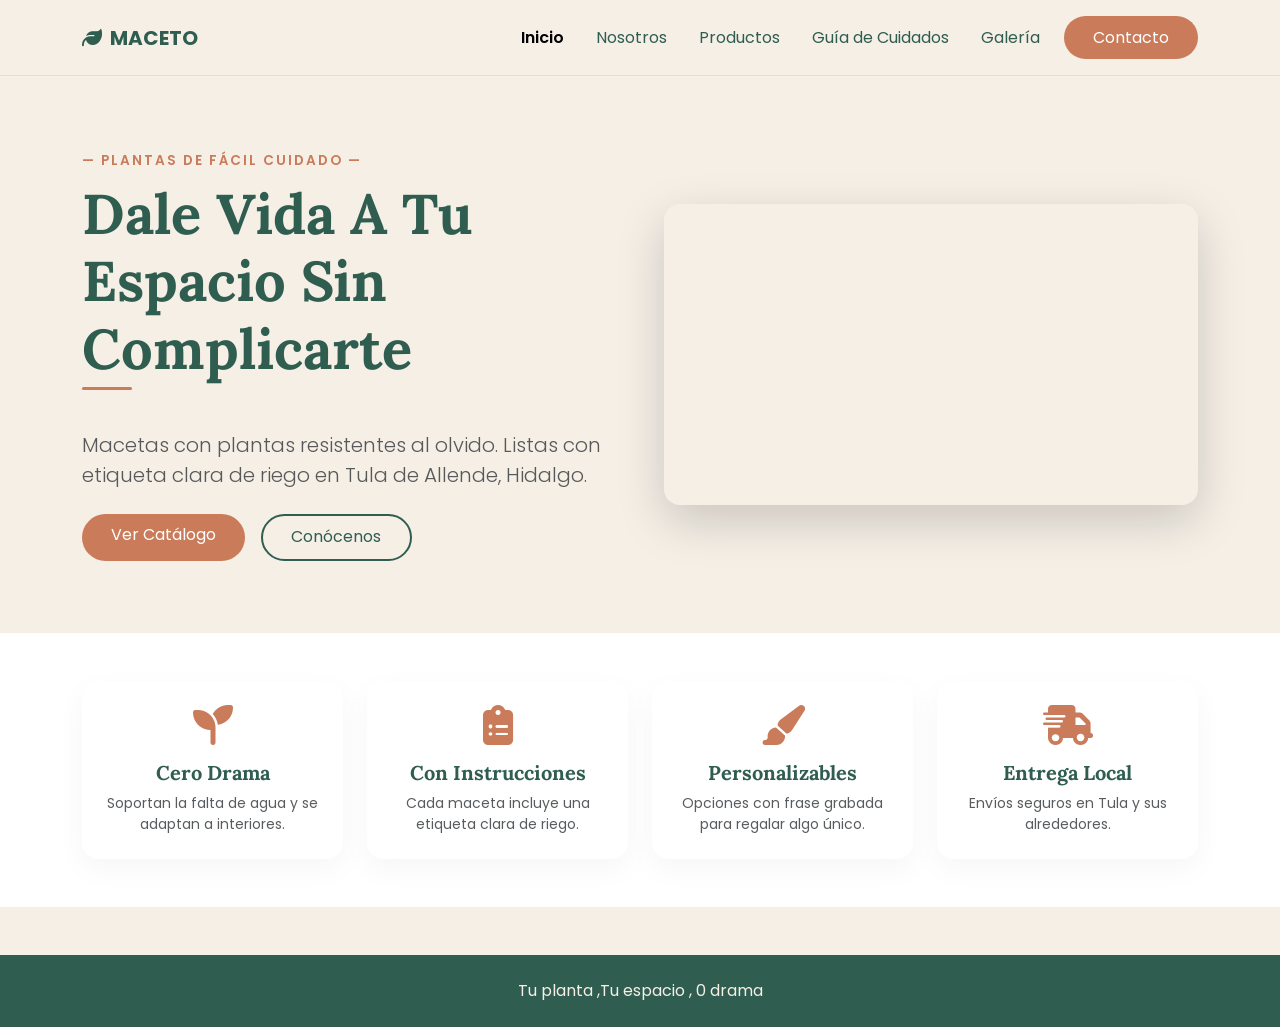
<file: index.html>
<!DOCTYPE html>
<html lang="es">
<head>
  <meta charset="UTF-8">
  <meta name="viewport" content="width=device-width, initial-scale=1.0">
  <title>MACETO | Tu planta, tu espacio, cero drama</title>
  <link href="https://cdn.jsdelivr.net/npm/bootstrap@5.3.2/dist/css/bootstrap.min.css" rel="stylesheet">
  <link rel="stylesheet" href="https://cdnjs.cloudflare.com/ajax/libs/font-awesome/6.4.2/css/all.min.css">
  <link rel="stylesheet" href="css/style.css">
</head>
<body>


  <header class="sticky-top">
    <nav class="navbar navbar-expand-lg navbar-maceto py-3">
  <div class="container">
 <a class="navbar-brand d-flex align-items-center gap-2 fw-bold text-verde-maceto" href="index.html">
  <i class="fa-solid fa-leaf"></i> MACETO
 </a>
 <button class="navbar-toggler" type="button" data-bs-toggle="collapse" data-bs-target="#menuNav">
   <span class="navbar-toggler-icon"></span>
   </button>
 <div class="collapse navbar-collapse" id="menuNav">
    <ul class="navbar-nav ms-auto align-items-center gap-3">
      <li class="nav-item"><a class="nav-link active fw-semibold text-verde-maceto" href="index.html">Inicio</a></li>
   <li class="nav-item"><a class="nav-link text-verde-maceto" href="nosotros.html">Nosotros</a></li>
   <li class="nav-item"><a class="nav-link text-verde-maceto" href="productos.html">Productos</a></li>
   <li class="nav-item"><a class="nav-link text-verde-maceto" href="cuidados.html">Guía de Cuidados</a></li>
   <li class="nav-item"><a class="nav-link text-verde-maceto" href="galeria.html">Galería</a></li>
     <li class="nav-item"><a class="btn btn-terracota btn-pill" href="contacto.html">Contacto</a></li>
          </ul>
        </div>
      </div>
    </nav>
  </header>

  <main class="py-5">
    <div class="container py-4">
   <div class="row align-items-center g-5">
   <div class="col-lg-6">
   <span class="eyebrow-text">— Plantas de fácil cuidado —</span>
    <h1 class="display-4 fw-bold mt-2 text-verde-maceto title-underline">Dale Vida A Tu Espacio Sin Complicarte</h1>
      <p class="lead text-muted my-4">Macetas con plantas resistentes al olvido. Listas con etiqueta clara de riego en Tula de Allende, Hidalgo.</p>
    <div class="d-flex gap-3">
    <a href="productos.html" class="btn btn-terracota btn-pill">Ver Catálogo</a>
     <a href="nosotros.html" class="btn btn-outline-maceto btn-pill">Conócenos</a>
    </div>
   </div>
     
   <div class="col-lg-6">
   

  <div class="ratio ratio-16x9 shadow-lg">
   <iframe 
  src="https://www.youtube.com/embed/Y1jTRsBRh3g" 
  title="Cómo cuidar de CUALQUIER planta! 3 sencillos pasos" 
  style="width: 100%; height: 315px; border-radius: 16px; border: none;"
  allow="accelerometer; autoplay; clipboard-write; encrypted-media; gyroscope; picture-in-picture" 
  allowfullscreen>
</iframe>
     </div>
        </div>
      </div>
    </div>


    <section class="py-5 bg-white mt-5">
   <div class="container">
   <div class="row g-4 text-center">
  <div class="col-md-3">
    <div class="p-4 card-maceto">
     <i class="fa-solid fa-seedling fs-1 text-terracota mb-3"></i>
     <h5 class="fw-bold text-verde-maceto">Cero Drama</h5>
      <p class="small text-muted mb-0">Soportan la falta de agua y se adaptan a interiores.</p>
    </div>
   </div>
   <div class="col-md-3">
   <div class="p-4 card-maceto">
    <i class="fa-solid fa-clipboard-list fs-1 text-terracota mb-3"></i>
     <h5 class="fw-bold text-verde-maceto">Con Instrucciones</h5>
   <p class="small text-muted mb-0">Cada maceta incluye una etiqueta clara de riego.</p>
        </div>
     </div>
          <div class="col-md-3">
    <div class="p-4 card-maceto">
      <i class="fa-solid fa-paint-brush fs-1 text-terracota mb-3"></i>
      <h5 class="fw-bold text-verde-maceto">Personalizables</h5>
  <p class="small text-muted mb-0">Opciones con frase grabada para regalar algo único.</p>
    </div>
  </div>
 <div class="col-md-3">
   <div class="p-4 card-maceto">
      <i class="fa-solid fa-truck-fast fs-1 text-terracota mb-3"></i>
      <h5 class="fw-bold text-verde-maceto">Entrega Local</h5>
        <p class="small text-muted mb-0">Envíos seguros en Tula y sus alrededores.</p>
            </div>
          </div>
        </div>
      </div>
    </section>
  </main>

  <footer class="py-4 text-center">
    <div class="container">
      <p class="mb-0">Tu planta ,Tu espacio , 0 drama</p>
    </div>
  </footer>

  <script src="https://cdn.jsdelivr.net/npm/bootstrap@5.3.2/dist/js/bootstrap.bundle.min.js"></script>
  <script src="js/funtion.js"></script>
</body>
</html>
</file>
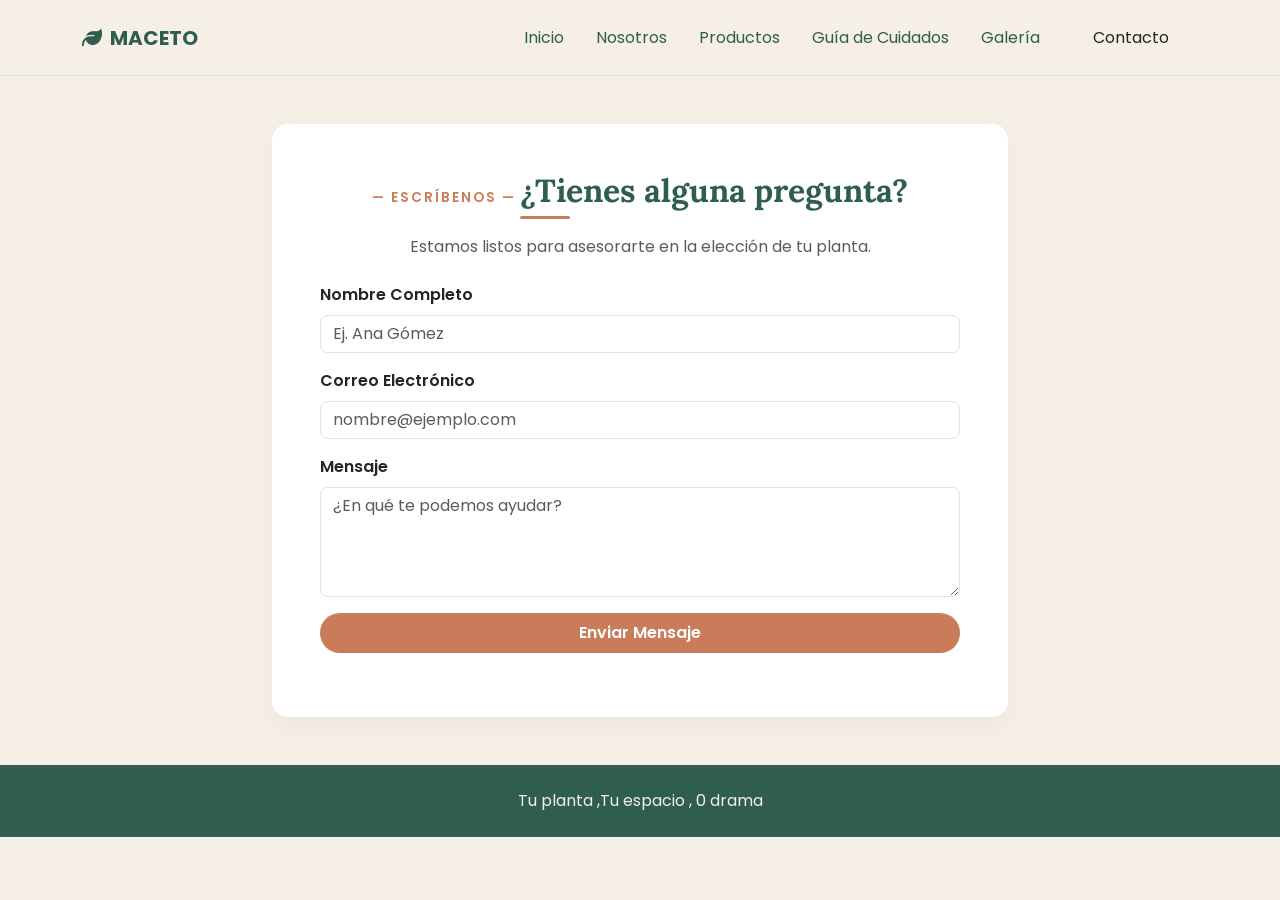
<file: contacto.html>
<!DOCTYPE html>
<html lang="es">
<head>
  <meta charset="UTF-8">
  <meta name="viewport" content="width=device-width, initial-scale=1.0">
  <title>Contacto | MACETO</title>
  <link href="https://cdn.jsdelivr.net/npm/bootstrap@5.3.2/dist/css/bootstrap.min.css" rel="stylesheet">
  <link rel="stylesheet" href="https://cdnjs.cloudflare.com/ajax/libs/font-awesome/6.4.2/css/all.min.css">
  <link rel="stylesheet" href="css/style.css">
</head>
<body>

  <header class="sticky-top">
   <nav class="navbar navbar-expand-lg navbar-maceto py-3">
  <div class="container">
 <a class="navbar-brand d-flex align-items-center gap-2 fw-bold text-verde-maceto" href="index.html">
  <i class="fa-solid fa-leaf"></i> MACETO
    </a>
   <button class="navbar-toggler" type="button" data-bs-toggle="collapse" data-bs-target="#menuNav">
   <span class="navbar-toggler-icon"></span>
  </button>
<div class="collapse navbar-collapse" id="menuNav">
 <ul class="navbar-nav ms-auto align-items-center gap-3">
   <li class="nav-item"><a class="nav-link text-verde-maceto" href="index.html">Inicio</a></li>
     <li class="nav-item"><a class="nav-link text-verde-maceto" href="nosotros.html">Nosotros</a></li>
    <li class="nav-item"><a class="nav-link text-verde-maceto" href="productos.html">Productos</a></li>
    <li class="nav-item"><a class="nav-link text-verde-maceto" href="cuidados.html">Guía de Cuidados</a></li>
      <li class="nav-item"><a class="nav-link text-verde-maceto" href="galeria.html">Galería</a></li>
            <li class="nav-item"><a class="btn btn-terracota btn-pill active" href="contacto.html">Contacto</a></li>
          </ul>
        </div>
      </div>
    </nav>
  </header>

  <main class="py-5">
    <div class="container">
  <div class="row justify-content-center">
     <div class="col-lg-8">
      <div class="card-maceto p-4 p-md-5">
   <div class="text-center mb-4">
    <span class="eyebrow-text">— Escríbenos —</span>
     <h2 class="fw-bold text-verde-maceto title-underline">¿Tienes alguna pregunta?</h2>
     <p class="text-muted">Estamos listos para asesorarte en la elección de tu planta.</p>
   </div>

   
   <form id="formContacto">
      <div class="mb-3">
     <label for="nombre" class="form-label fw-semibold">Nombre Completo</label>
     <input type="text" class="form-control rounded-3" id="nombre" placeholder="Ej. Ana Gómez">
     </div>
     <div class="mb-3">
       <label for="email" class="form-label fw-semibold">Correo Electrónico</label>
     <input type="email" class="form-control rounded-3" id="email" placeholder="nombre@ejemplo.com">
     </div>
       <div class="mb-3">
   <label for="mensaje" class="form-label fw-semibold">Mensaje</label>
       <textarea class="form-control rounded-3" id="mensaje" rows="4" placeholder="¿En qué te podemos ayudar?"></textarea>
 </div>
   <button type="submit" class="btn btn-terracota btn-pill w-100 py-2 fw-semibold">Enviar Mensaje</button>
    </form>

        
    <div id="respuesta" class="mt-3"></div>
  
  </main>

  <footer class="py-4 text-center">
    <div class="container">
      <p class="mb-0">Tu planta ,Tu espacio , 0 drama</p>
    </div>
  </footer>

  <script src="https://cdn.jsdelivr.net/npm/bootstrap@5.3.2/dist/js/bootstrap.bundle.min.js"></script>
  <script src="js/funtion.js"></script>
</body>
</html>
</file>
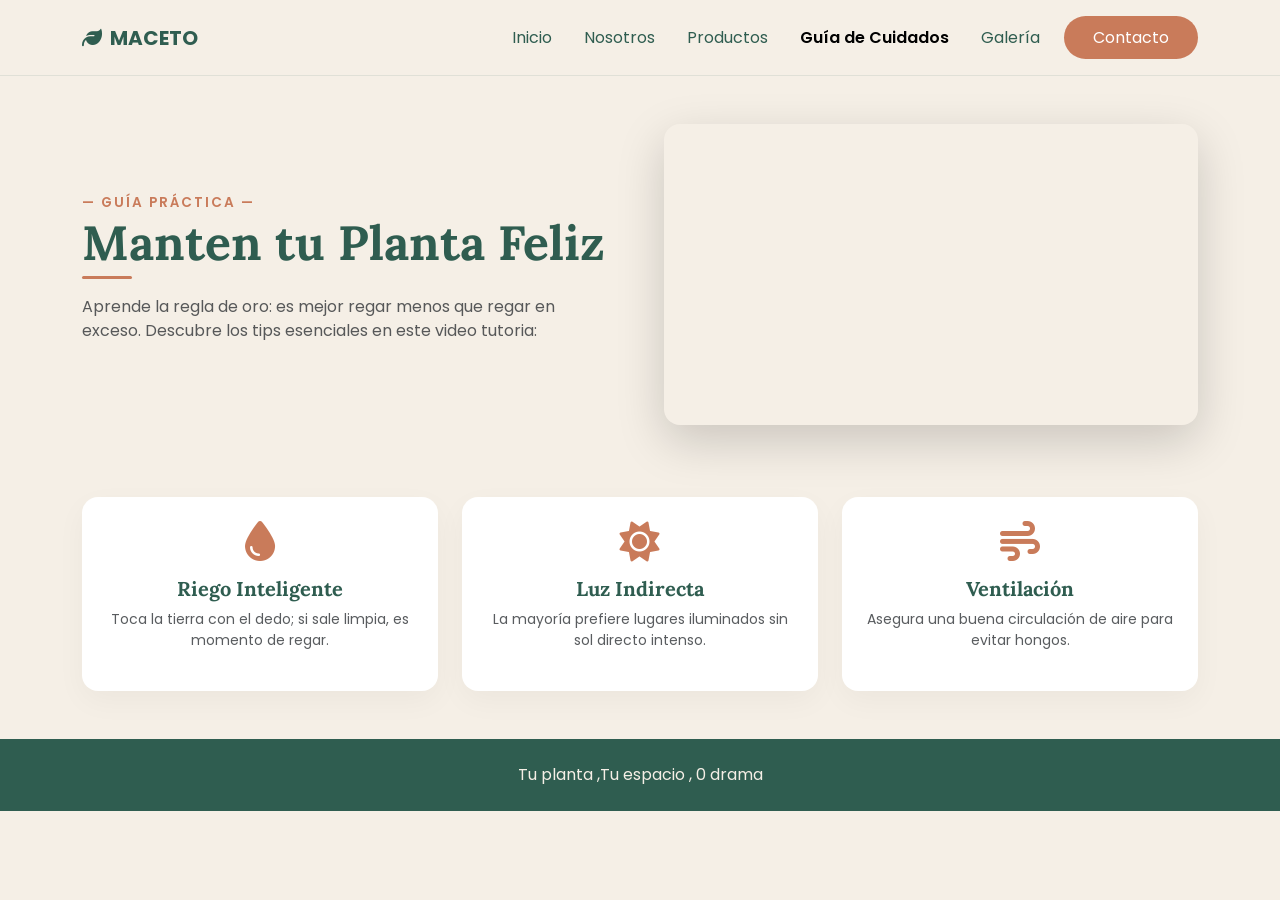
<file: cuidados.html>
<!DOCTYPE html>
<html lang="es">
<head>
  <meta charset="UTF-8">
  <meta name="viewport" content="width=device-width, initial-scale=1.0">
  <title>Guía de Cuidados | MACETO</title>
  <link href="https://cdn.jsdelivr.net/npm/bootstrap@5.3.2/dist/css/bootstrap.min.css" rel="stylesheet">
  <link rel="stylesheet" href="https://cdnjs.cloudflare.com/ajax/libs/font-awesome/6.4.2/css/all.min.css">
  <link rel="stylesheet" href="css/style.css">
</head>
<body>

  <header class="sticky-top">
    <nav class="navbar navbar-expand-lg navbar-maceto py-3">
    <div class="container">
   <a class="navbar-brand d-flex align-items-center gap-2 fw-bold text-verde-maceto" href="index.html">
     <i class="fa-solid fa-leaf"></i> MACETO
  </a>
 <button class="navbar-toggler" type="button" data-bs-toggle="collapse" data-bs-target="#menuNav">
   <span class="navbar-toggler-icon"></span>
  </button>
   <div class="collapse navbar-collapse" id="menuNav">
   <ul class="navbar-nav ms-auto align-items-center gap-3">
    <li class="nav-item"><a class="nav-link text-verde-maceto" href="index.html">Inicio</a></li>
 <li class="nav-item"><a class="nav-link text-verde-maceto" href="nosotros.html">Nosotros</a></li>
   <li class="nav-item"><a class="nav-link text-verde-maceto" href="productos.html">Productos</a></li>
   <li class="nav-item"><a class="nav-link active fw-semibold text-verde-maceto" href="cuidados.html">Guía de Cuidados</a></li>
     <li class="nav-item"><a class="nav-link text-verde-maceto" href="galeria.html">Galería</a></li>
   <li class="nav-item"><a class="btn btn-terracota btn-pill" href="contacto.html">Contacto</a></li>
     </ul>
    </div>
   </div>
    </nav>
  </header>

  <main class="py-5">
    <div class="container">
   <div class="row align-items-center g-5 mb-5">
   <div class="col-lg-6">
    <span class="eyebrow-text">— Guía Práctica —</span>
    <h2 class="display-5 fw-bold text-verde-maceto title-underline">Manten tu Planta Feliz</h2>
   <p class="text-muted">Aprende la regla de oro: es mejor regar menos que regar en exceso. Descubre los tips esenciales en este video tutoria:</p>
   </div>
   <div class="col-lg-6">

    <div class="ratio ratio-16x9 shadow-lg">
  <iframe width="560" height="315" src="https://www.youtube.com/embed/3vGBZiyeVfs?si=QX0LQTwBqoSv-0Xr" title="YouTube video player" frameborder="0" 
  allow="accelerometer; autoplay; clipboard-write; encrypted-media; gyroscope; picture-in-picture; web-share" referrerpolicy="strict-origin-when-cross-origin" allowfullscreen></iframe>
    </div>
   </div>
 </div>

      <div class="row g-4 text-center mt-3">
   <div class="col-md-4">
   <div class="p-4 card-maceto">
      <i class="fa-solid fa-droplet fs-1 text-terracota mb-3"></i>
      <h5 class="fw-bold text-verde-maceto">Riego Inteligente</h5>
         <p class="small text-muted">Toca la tierra con el dedo; si sale limpia, es momento de regar.</p>
       </div>
        </div>
    <div class="col-md-4">
    <div class="p-4 card-maceto">
     <i class="fa-solid fa-sun fs-1 text-terracota mb-3"></i>
     <h5 class="fw-bold text-verde-maceto">Luz Indirecta</h5>
     <p class="small text-muted">La mayoría prefiere lugares iluminados sin sol directo intenso.</p>
   </div>
   </div>
   <div class="col-md-4">
    <div class="p-4 card-maceto">
      <i class="fa-solid fa-wind fs-1 text-terracota mb-3"></i>
      <h5 class="fw-bold text-verde-maceto">Ventilación</h5>
      <p class="small text-muted">Asegura una buena circulación de aire para evitar hongos.</p>
          </div>
        </div>
      </div>
    </div>
  </main>

  <footer class="py-4 text-center">
    <div class="container">
      <p class="mb-0">Tu planta ,Tu espacio , 0 drama</p>
    </div>
  </footer>

  <script src="https://cdn.jsdelivr.net/npm/bootstrap@5.3.2/dist/js/bootstrap.bundle.min.js"></script>
  <script src="js/funtion.js"></script>
</body>
</html>
</file>
<file: css/style.css>
@import url('https://fonts.googleapis.com/css2?family=Lora:ital,wght@0,400..700;1,400..700&family=Poppins:wght@300;400;500;600;700&display=swap');

:root {
  --verde-maceto: #2F5D50;
  --verde-brote: #8CB09A;
  --terracota: #C97B5A;
  --arena: #F5EFE6;
  --blanco: #FFFFFF;
  --texto-oscuro: #212529;
}

body {
  font-family: 'Poppins', sans-serif;
  background-color: var(--arena);
  color: var(--texto-oscuro);
}

h1, h2, h3, h4, h5, h6, .font-serif {
  font-family: 'Lora', serif;
}

.bg-arena { background-color: var(--arena); }
.bg-verde-maceto { background-color: var(--verde-maceto); }
.bg-terracota { background-color: var(--terracota); }

.text-verde-maceto { color: var(--verde-maceto); }
.text-terracota { color: var(--terracota); }

.navbar-maceto {
  background-color: rgba(245, 239, 230, 0.95);
  backdrop-filter: blur(8px);
  border-bottom: 1px solid rgba(47, 93, 80, 0.1);
}

.eyebrow-text {
  text-transform: uppercase;
  letter-spacing: 2px;
  font-size: 0.85rem;
  font-weight: 600;
  color: var(--terracota);
}

.title-underline {
  position: relative;
  display: inline-block;
  margin-bottom: 1.5rem;
}

.title-underline::after {
  content: '';
  position: absolute;
  left: 0;
  bottom: -8px;
  width: 50px;
  height: 3px;
  background-color: var(--terracota);
  border-radius: 2px;
}

.btn-terracota {
  background-color: var(--terracota);
  color: var(--blanco);
  border: none;
  transition: all 0.3s ease;
}

.btn-terracota:hover {
  background-color: #b56a4b;
  color: var(--blanco);
  transform: translateY(-2px);
}

.btn-outline-maceto {
  border: 2px solid var(--verde-maceto);
  color: var(--verde-maceto);
  background: transparent;
  transition: all 0.3s ease;
}

.btn-outline-maceto:hover {
  background-color: var(--verde-maceto);
  color: var(--blanco);
}

.btn-pill {
  border-radius: 50px;
  padding: 0.6rem 1.8rem;
}

.card-maceto {
  border: none;
  border-radius: 16px;
  background-color: var(--blanco);
  box-shadow: 0 10px 30px rgba(0,0,0,0.04);
  transition: transform 0.3s ease, box-shadow 0.3s ease;
  overflow: hidden;
}

.card-maceto:hover {
  transform: translateY(-5px);
  box-shadow: 0 15px 35px rgba(0,0,0,0.08);
}

.zoom-img {
  transition: transform 0.4s ease;
  cursor: pointer;
}

.zoom-img.zoomed {
  transform: scale(1.12);
}

.ratio-16x9 {
  border-radius: 16px;
  overflow: hidden;
  box-shadow: 0 10px 30px rgba(0,0,0,0.08);
}

footer {
  background-color: var(--verde-maceto);
  color: var(--arena);
}
</file>
